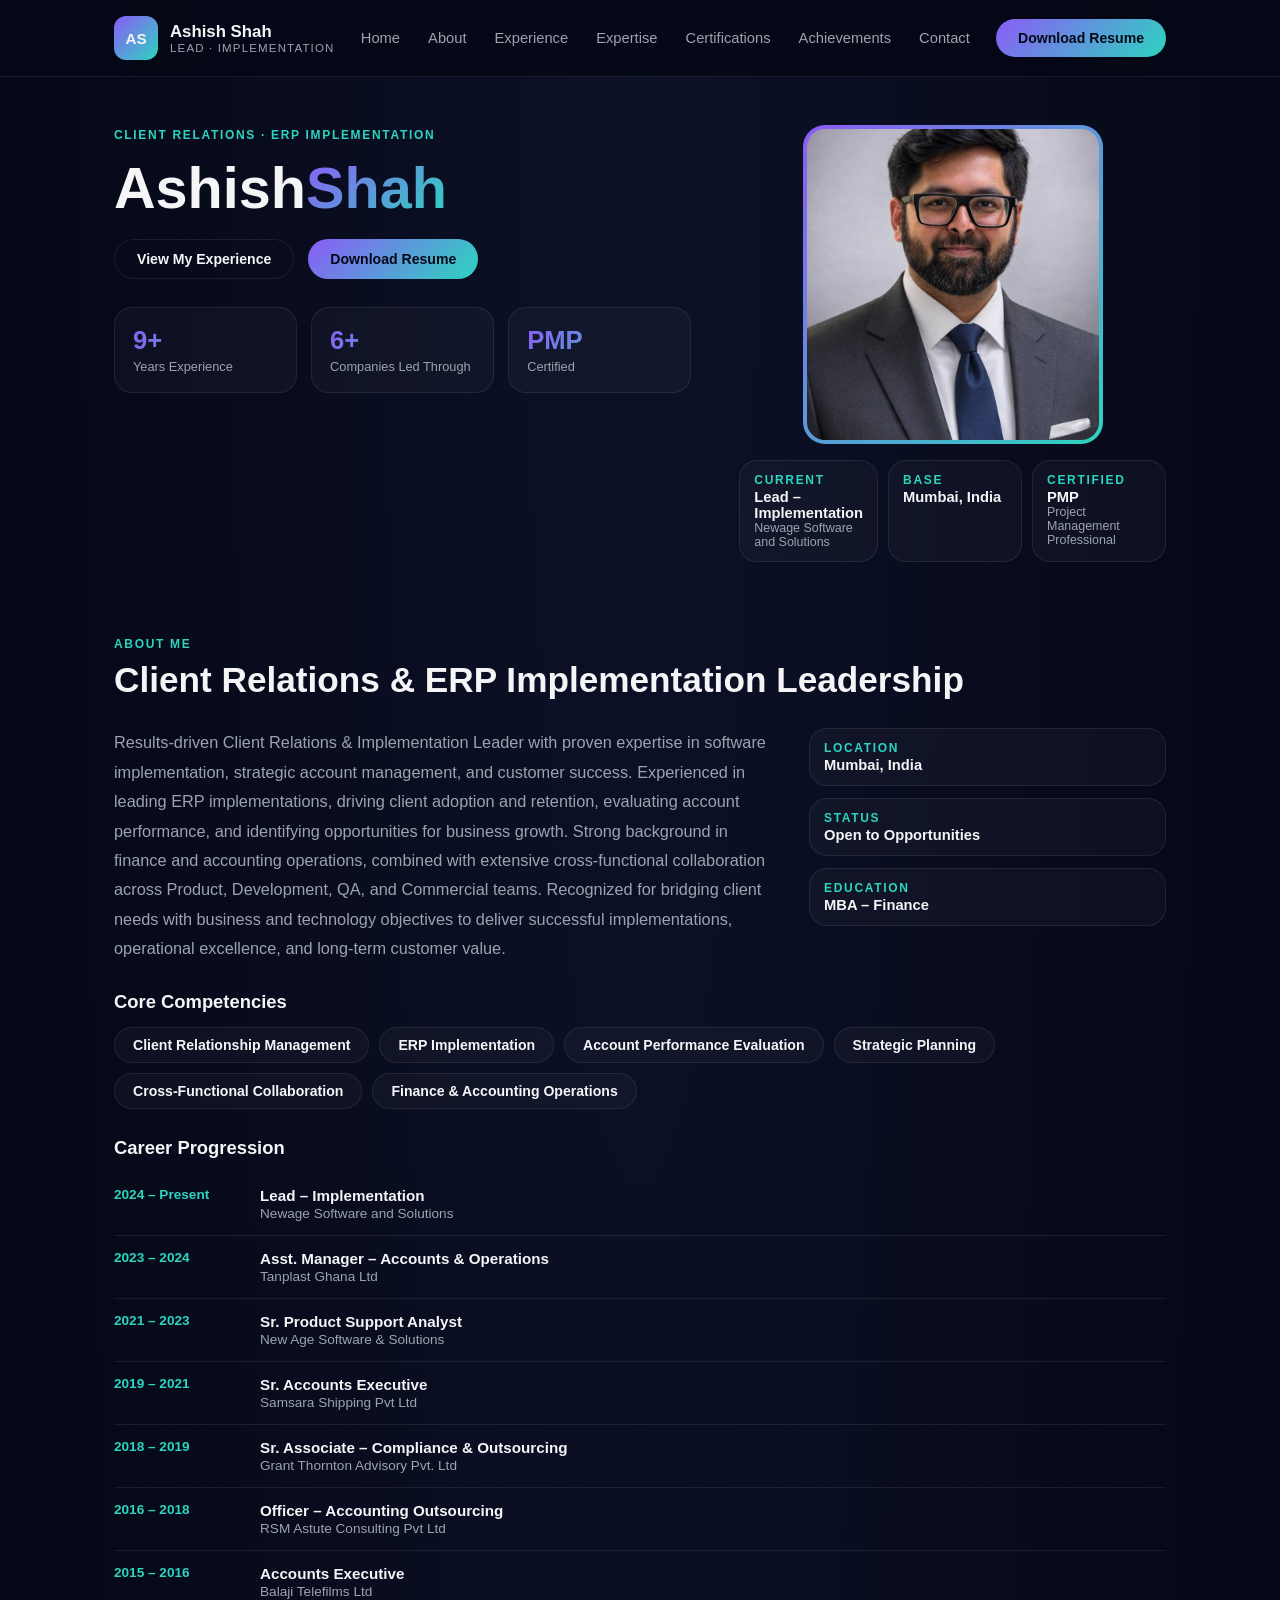
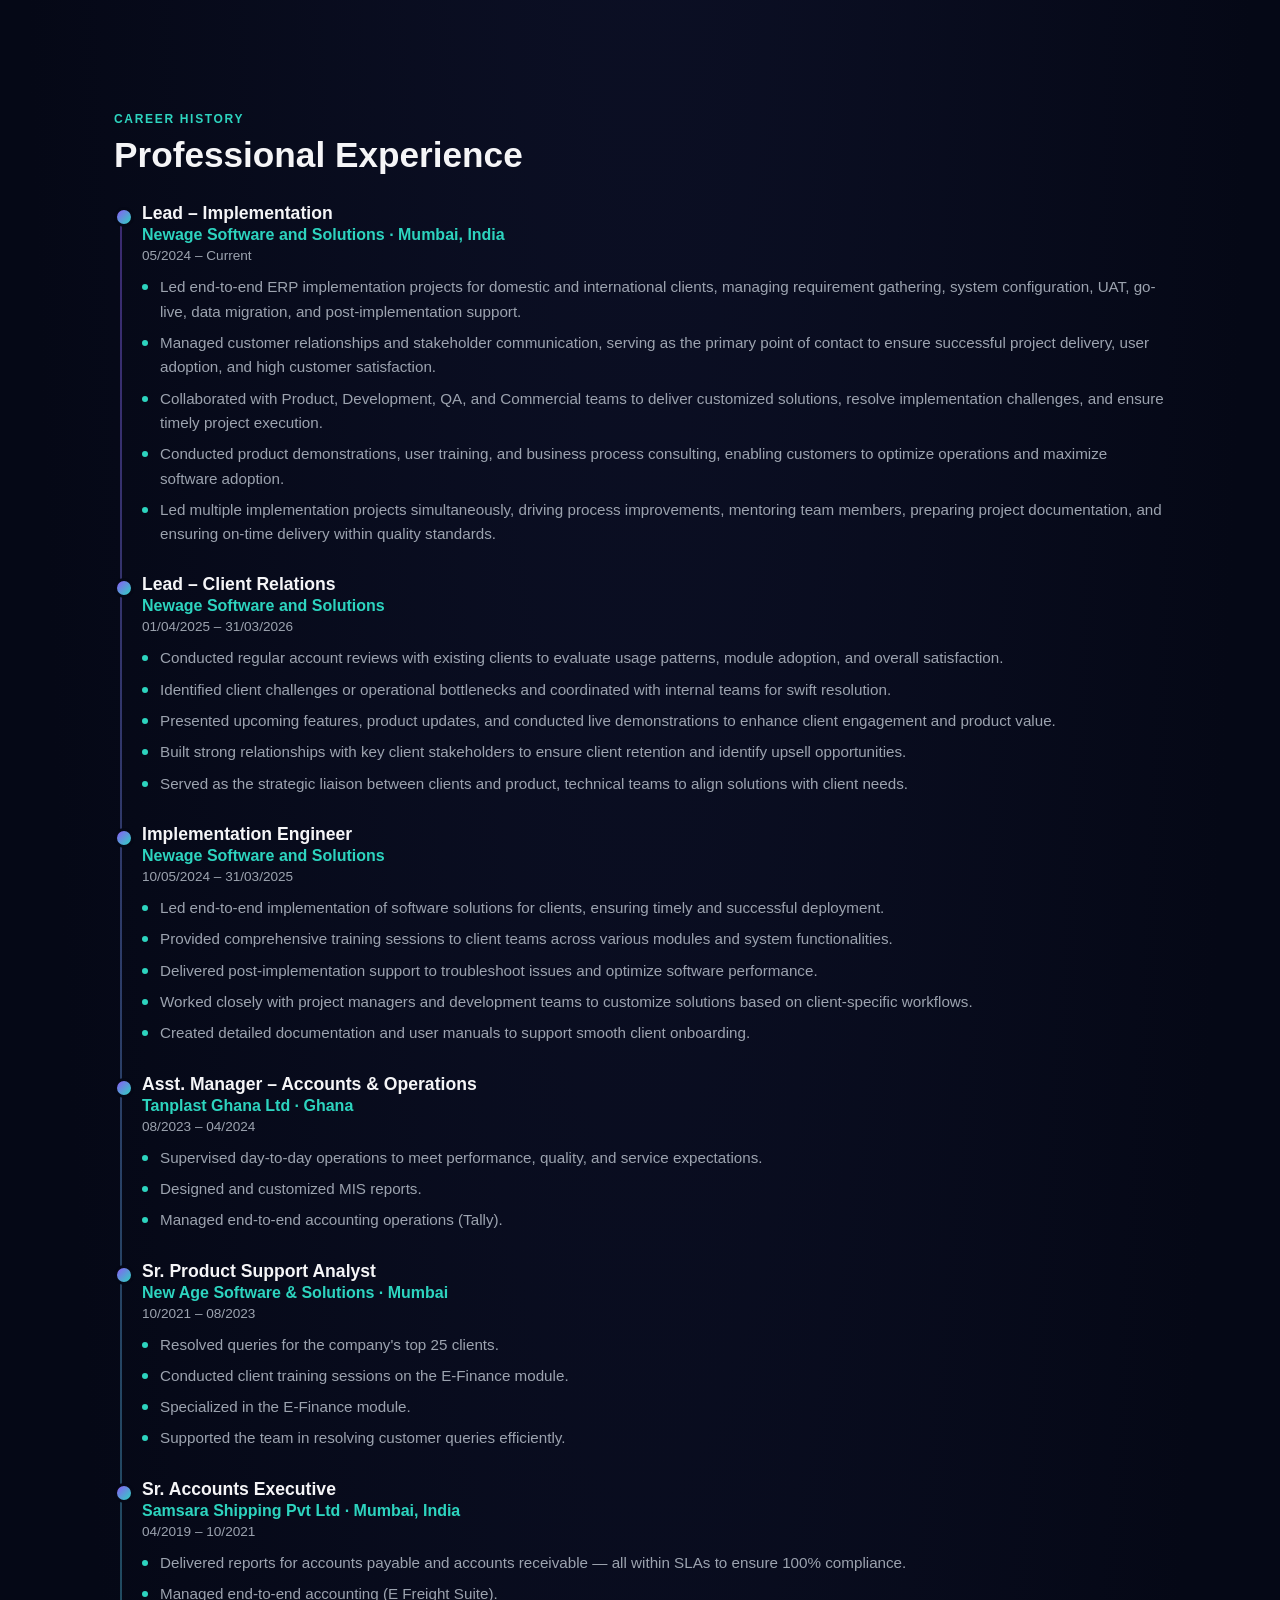
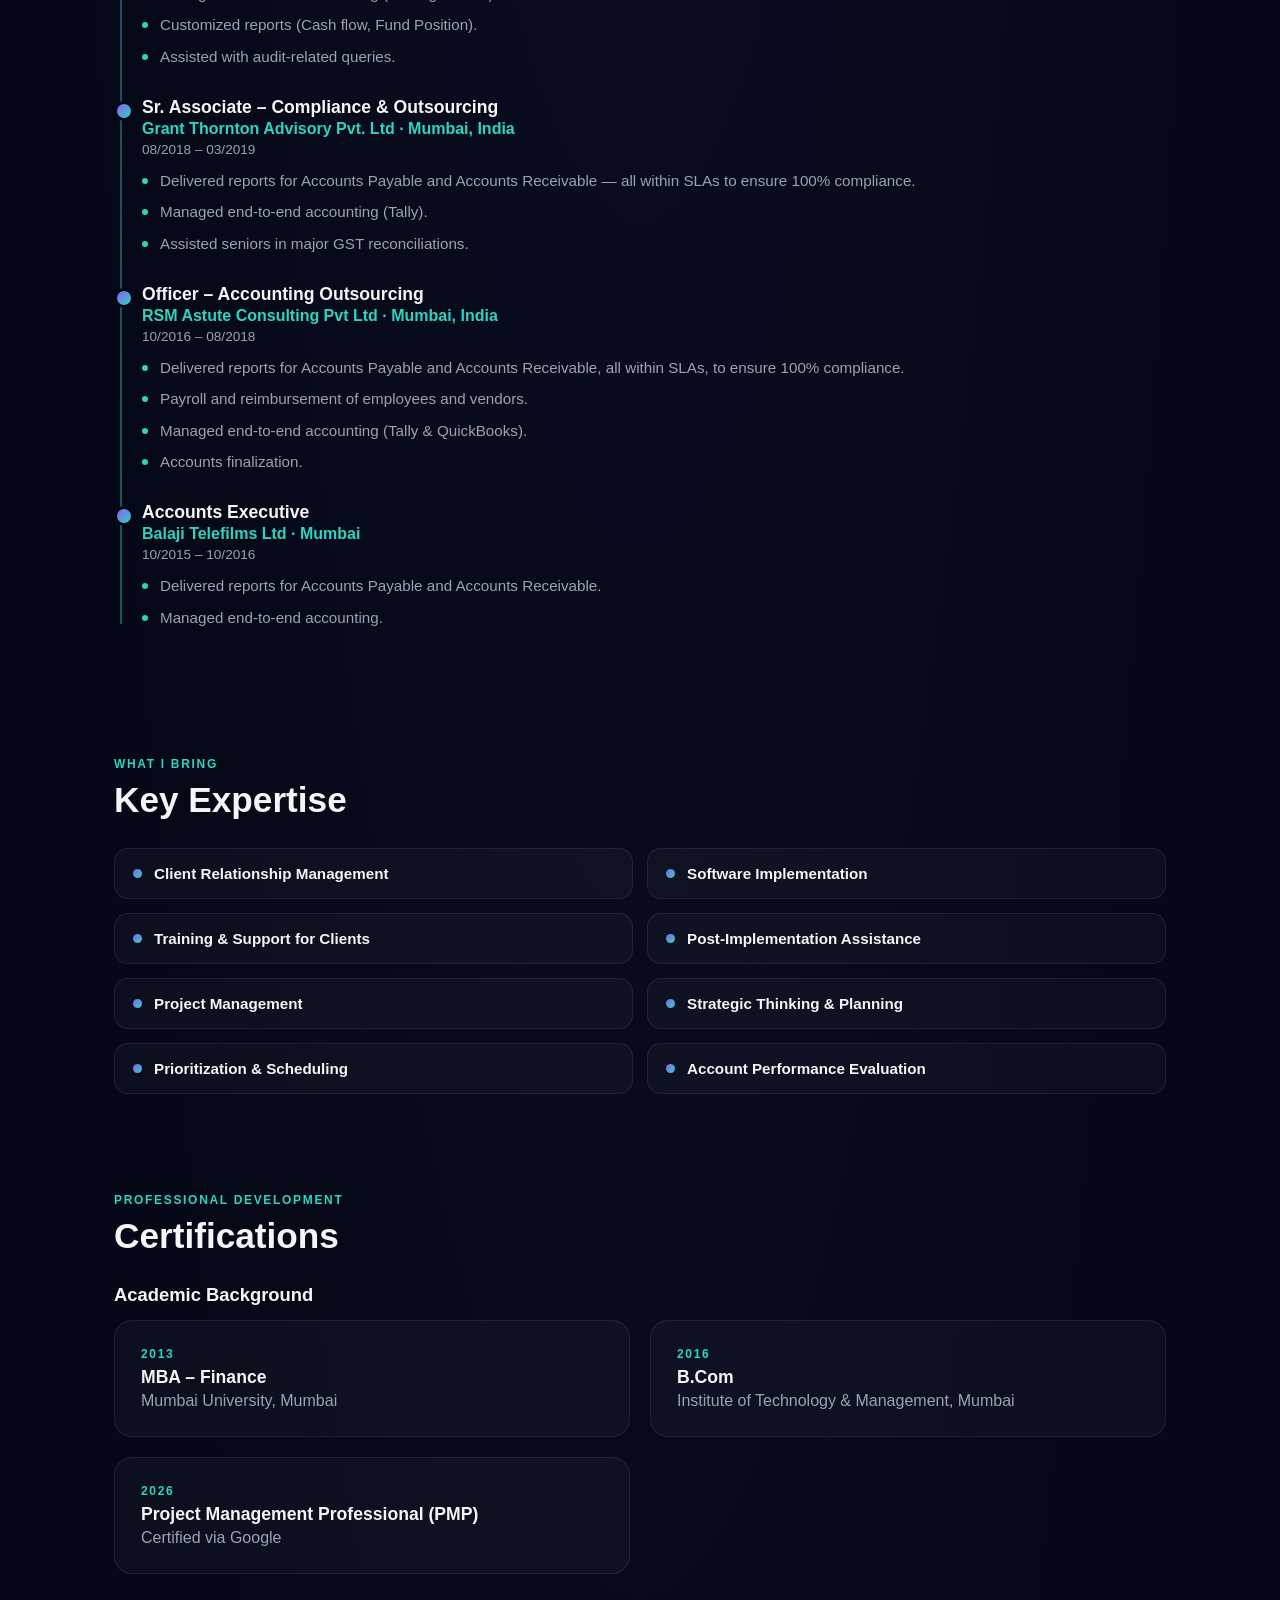
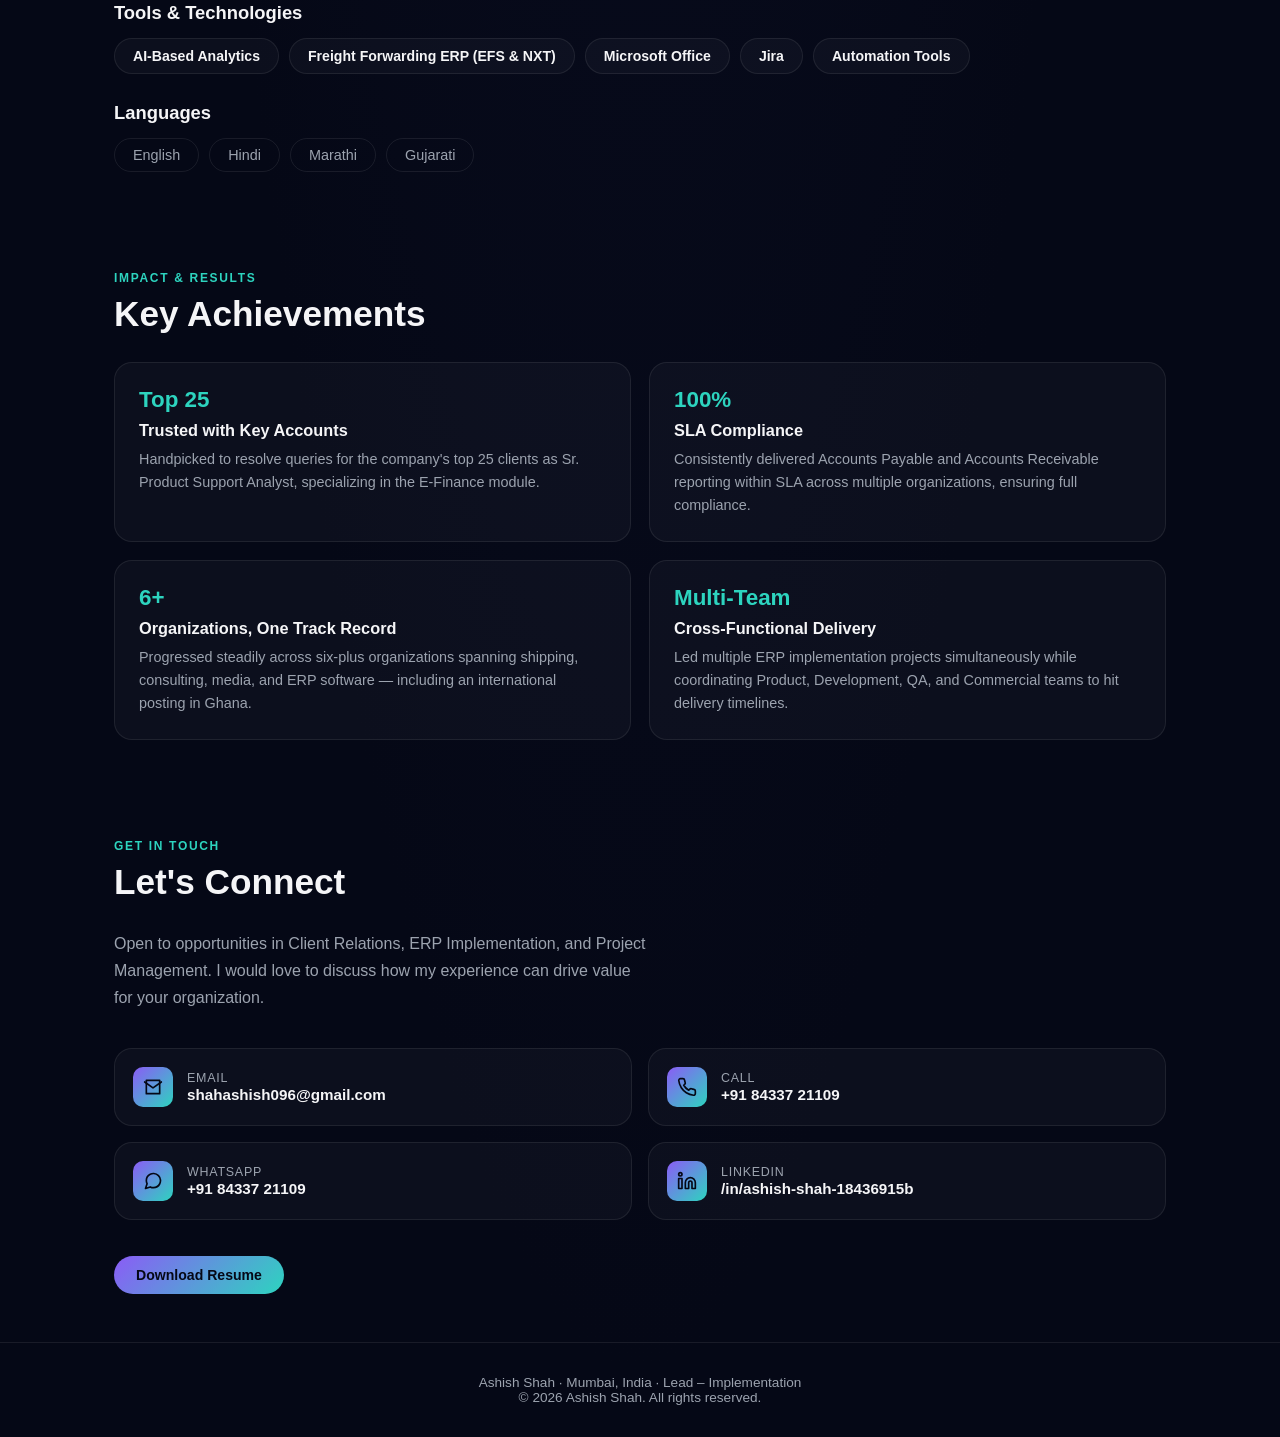
<file: index.html>
<!DOCTYPE html>
<html lang="en">
<head>
<meta charset="UTF-8" />
<meta name="viewport" content="width=device-width, initial-scale=1.0" />
<title>Ashish Shah — Lead, Implementation | ERP &amp; Client Relations</title>
<meta name="description" content="Ashish Shah — Lead, Implementation at Newage Software and Solutions. Client relations, ERP implementation, and project management leader based in Mumbai." />
<meta name="theme-color" content="#050816" />
<link rel="stylesheet" href="style.css" />
</head>
<body>

<header>
  <div class="nav-wrap">
    <a href="#home" class="brand">
      <div class="brand-badge">AS</div>
      <div class="brand-text">
        <div class="name">Ashish Shah</div>
        <div class="title">Lead · Implementation</div>
      </div>
    </a>

    <nav class="desktop-nav">
      <a href="#home">Home</a>
      <a href="#about">About</a>
      <a href="#experience">Experience</a>
      <a href="#expertise">Expertise</a>
      <a href="#certifications">Certifications</a>
      <a href="#achievements">Achievements</a>
      <a href="#contact">Contact</a>
    </nav>

    <a href="Ashish_Shah_Resume.pdf" download class="btn btn-primary desktop-only">Download Resume</a>

    <button class="menu-toggle" id="menuToggle" aria-label="Toggle menu"><span></span></button>
  </div>

  <div class="mobile-nav" id="mobileNav">
    <a href="#home">Home</a>
    <a href="#about">About</a>
    <a href="#experience">Experience</a>
    <a href="#expertise">Expertise</a>
    <a href="#certifications">Certifications</a>
    <a href="#achievements">Achievements</a>
    <a href="#contact">Contact</a>
    <a href="Ashish_Shah_Resume.pdf" download class="btn btn-primary">Download Resume</a>
  </div>
</header>

<main>

  <!-- HERO -->
  <section class="hero" id="home">
    <div class="container hero-grid">
      <div>
        <span class="eyebrow">Client Relations · ERP Implementation</span>
        <h1>Ashish<span class="grad">Shah</span></h1>
        <div class="hero-actions">
          <a href="#experience" class="btn btn-outline">View My Experience</a>
          <a href="Ashish_Shah_Resume.pdf" download class="btn btn-primary">Download Resume</a>
        </div>

        <div class="stat-row">
          <div class="stat-card">
            <div class="num">9+</div>
            <div class="label">Years Experience</div>
          </div>
          <div class="stat-card">
            <div class="num">6+</div>
            <div class="label">Companies Led Through</div>
          </div>
          <div class="stat-card">
            <div class="num">PMP</div>
            <div class="label">Certified</div>
          </div>
        </div>
      </div>

      <div>
        <div class="photo-frame">
          <img src="photo.png" alt="Portrait of Ashish Shah" />
        </div>
        <div class="info-cards">
          <div class="info-card">
            <div class="eyebrow">Current</div>
            <div class="val">Lead – Implementation</div>
            <div class="sub">Newage Software and Solutions</div>
          </div>
          <div class="info-card">
            <div class="eyebrow">Base</div>
            <div class="val">Mumbai, India</div>
          </div>
          <div class="info-card">
            <div class="eyebrow">Certified</div>
            <div class="val">PMP</div>
            <div class="sub">Project Management Professional</div>
          </div>
        </div>
      </div>
    </div>
  </section>

  <!-- ABOUT -->
  <section id="about">
    <div class="container">
      <span class="eyebrow">About Me</span>
      <h2>Client Relations &amp; ERP Implementation Leadership</h2>
      <div class="about-grid">
        <p>
          Results-driven Client Relations &amp; Implementation Leader with proven expertise in software
          implementation, strategic account management, and customer success. Experienced in leading ERP
          implementations, driving client adoption and retention, evaluating account performance, and
          identifying opportunities for business growth. Strong background in finance and accounting
          operations, combined with extensive cross-functional collaboration across Product, Development, QA,
          and Commercial teams. Recognized for bridging client needs with business and technology objectives
          to deliver successful implementations, operational excellence, and long-term customer value.
        </p>
        <div class="quick-facts">
          <div class="info-card">
            <div>
              <div class="eyebrow">Location</div>
              <div class="val">Mumbai, India</div>
            </div>
          </div>
          <div class="info-card">
            <div>
              <div class="eyebrow">Status</div>
              <div class="val">Open to Opportunities</div>
            </div>
          </div>
          <div class="info-card">
            <div>
              <div class="eyebrow">Education</div>
              <div class="val">MBA – Finance</div>
            </div>
          </div>
        </div>
      </div>

      <div class="about-sub">
        <h3>Core Competencies</h3>
        <div class="tag-row">
          <div class="tag-pill">Client Relationship Management</div>
          <div class="tag-pill">ERP Implementation</div>
          <div class="tag-pill">Account Performance Evaluation</div>
          <div class="tag-pill">Strategic Planning</div>
          <div class="tag-pill">Cross-Functional Collaboration</div>
          <div class="tag-pill">Finance &amp; Accounting Operations</div>
        </div>
      </div>

      <div class="about-sub">
        <h3>Career Progression</h3>
        <div class="progression-list">
          <div class="progression-row">
            <div class="yr">2024 – Present</div>
            <div>
              <div class="role">Lead – Implementation</div>
              <div class="co">Newage Software and Solutions</div>
            </div>
          </div>
          <div class="progression-row">
            <div class="yr">2023 – 2024</div>
            <div>
              <div class="role">Asst. Manager – Accounts &amp; Operations</div>
              <div class="co">Tanplast Ghana Ltd</div>
            </div>
          </div>
          <div class="progression-row">
            <div class="yr">2021 – 2023</div>
            <div>
              <div class="role">Sr. Product Support Analyst</div>
              <div class="co">New Age Software &amp; Solutions</div>
            </div>
          </div>
          <div class="progression-row">
            <div class="yr">2019 – 2021</div>
            <div>
              <div class="role">Sr. Accounts Executive</div>
              <div class="co">Samsara Shipping Pvt Ltd</div>
            </div>
          </div>
          <div class="progression-row">
            <div class="yr">2018 – 2019</div>
            <div>
              <div class="role">Sr. Associate – Compliance &amp; Outsourcing</div>
              <div class="co">Grant Thornton Advisory Pvt. Ltd</div>
            </div>
          </div>
          <div class="progression-row">
            <div class="yr">2016 – 2018</div>
            <div>
              <div class="role">Officer – Accounting Outsourcing</div>
              <div class="co">RSM Astute Consulting Pvt Ltd</div>
            </div>
          </div>
          <div class="progression-row">
            <div class="yr">2015 – 2016</div>
            <div>
              <div class="role">Accounts Executive</div>
              <div class="co">Balaji Telefilms Ltd</div>
            </div>
          </div>
        </div>
      </div>
    </div>
  </section>
  <section id="experience">
    <div class="container">
      <span class="eyebrow">Career History</span>
      <h2>Professional Experience</h2>

      <div class="timeline">

        <div class="timeline-item">
          <div class="role">Lead – Implementation</div>
          <div class="company">Newage Software and Solutions · Mumbai, India</div>
          <div class="meta">05/2024 – Current</div>
          <ul>
            <li>Led end-to-end ERP implementation projects for domestic and international clients, managing requirement gathering, system configuration, UAT, go-live, data migration, and post-implementation support.</li>
            <li>Managed customer relationships and stakeholder communication, serving as the primary point of contact to ensure successful project delivery, user adoption, and high customer satisfaction.</li>
            <li>Collaborated with Product, Development, QA, and Commercial teams to deliver customized solutions, resolve implementation challenges, and ensure timely project execution.</li>
            <li>Conducted product demonstrations, user training, and business process consulting, enabling customers to optimize operations and maximize software adoption.</li>
            <li>Led multiple implementation projects simultaneously, driving process improvements, mentoring team members, preparing project documentation, and ensuring on-time delivery within quality standards.</li>
          </ul>
        </div>

        <div class="timeline-item">
          <div class="role">Lead – Client Relations</div>
          <div class="company">Newage Software and Solutions</div>
          <div class="meta">01/04/2025 – 31/03/2026</div>
          <ul>
            <li>Conducted regular account reviews with existing clients to evaluate usage patterns, module adoption, and overall satisfaction.</li>
            <li>Identified client challenges or operational bottlenecks and coordinated with internal teams for swift resolution.</li>
            <li>Presented upcoming features, product updates, and conducted live demonstrations to enhance client engagement and product value.</li>
            <li>Built strong relationships with key client stakeholders to ensure client retention and identify upsell opportunities.</li>
            <li>Served as the strategic liaison between clients and product, technical teams to align solutions with client needs.</li>
          </ul>
        </div>

        <div class="timeline-item">
          <div class="role">Implementation Engineer</div>
          <div class="company">Newage Software and Solutions</div>
          <div class="meta">10/05/2024 – 31/03/2025</div>
          <ul>
            <li>Led end-to-end implementation of software solutions for clients, ensuring timely and successful deployment.</li>
            <li>Provided comprehensive training sessions to client teams across various modules and system functionalities.</li>
            <li>Delivered post-implementation support to troubleshoot issues and optimize software performance.</li>
            <li>Worked closely with project managers and development teams to customize solutions based on client-specific workflows.</li>
            <li>Created detailed documentation and user manuals to support smooth client onboarding.</li>
          </ul>
        </div>

        <div class="timeline-item">
          <div class="role">Asst. Manager – Accounts &amp; Operations</div>
          <div class="company">Tanplast Ghana Ltd · Ghana</div>
          <div class="meta">08/2023 – 04/2024</div>
          <ul>
            <li>Supervised day-to-day operations to meet performance, quality, and service expectations.</li>
            <li>Designed and customized MIS reports.</li>
            <li>Managed end-to-end accounting operations (Tally).</li>
          </ul>
        </div>

        <div class="timeline-item">
          <div class="role">Sr. Product Support Analyst</div>
          <div class="company">New Age Software &amp; Solutions · Mumbai</div>
          <div class="meta">10/2021 – 08/2023</div>
          <ul>
            <li>Resolved queries for the company's top 25 clients.</li>
            <li>Conducted client training sessions on the E-Finance module.</li>
            <li>Specialized in the E-Finance module.</li>
            <li>Supported the team in resolving customer queries efficiently.</li>
          </ul>
        </div>

        <div class="timeline-item">
          <div class="role">Sr. Accounts Executive</div>
          <div class="company">Samsara Shipping Pvt Ltd · Mumbai, India</div>
          <div class="meta">04/2019 – 10/2021</div>
          <ul>
            <li>Delivered reports for accounts payable and accounts receivable — all within SLAs to ensure 100% compliance.</li>
            <li>Managed end-to-end accounting (E Freight Suite).</li>
            <li>Customized reports (Cash flow, Fund Position).</li>
            <li>Assisted with audit-related queries.</li>
          </ul>
        </div>

        <div class="timeline-item">
          <div class="role">Sr. Associate – Compliance &amp; Outsourcing</div>
          <div class="company">Grant Thornton Advisory Pvt. Ltd · Mumbai, India</div>
          <div class="meta">08/2018 – 03/2019</div>
          <ul>
            <li>Delivered reports for Accounts Payable and Accounts Receivable — all within SLAs to ensure 100% compliance.</li>
            <li>Managed end-to-end accounting (Tally).</li>
            <li>Assisted seniors in major GST reconciliations.</li>
          </ul>
        </div>

        <div class="timeline-item">
          <div class="role">Officer – Accounting Outsourcing</div>
          <div class="company">RSM Astute Consulting Pvt Ltd · Mumbai, India</div>
          <div class="meta">10/2016 – 08/2018</div>
          <ul>
            <li>Delivered reports for Accounts Payable and Accounts Receivable, all within SLAs, to ensure 100% compliance.</li>
            <li>Payroll and reimbursement of employees and vendors.</li>
            <li>Managed end-to-end accounting (Tally &amp; QuickBooks).</li>
            <li>Accounts finalization.</li>
          </ul>
        </div>

        <div class="timeline-item">
          <div class="role">Accounts Executive</div>
          <div class="company">Balaji Telefilms Ltd · Mumbai</div>
          <div class="meta">10/2015 – 10/2016</div>
          <ul>
            <li>Delivered reports for Accounts Payable and Accounts Receivable.</li>
            <li>Managed end-to-end accounting.</li>
          </ul>
        </div>

      </div>
    </div>
  </section>

  <!-- EXPERTISE -->
  <section id="expertise">
    <div class="container">
      <span class="eyebrow">What I Bring</span>
      <h2>Key Expertise</h2>
      <div class="skills-grid">
        <div class="skill-chip"><span class="dot"></span>Client Relationship Management</div>
        <div class="skill-chip"><span class="dot"></span>Software Implementation</div>
        <div class="skill-chip"><span class="dot"></span>Training &amp; Support for Clients</div>
        <div class="skill-chip"><span class="dot"></span>Post-Implementation Assistance</div>
        <div class="skill-chip"><span class="dot"></span>Project Management</div>
        <div class="skill-chip"><span class="dot"></span>Strategic Thinking &amp; Planning</div>
        <div class="skill-chip"><span class="dot"></span>Prioritization &amp; Scheduling</div>
        <div class="skill-chip"><span class="dot"></span>Account Performance Evaluation</div>
      </div>
    </div>
  </section>

  <!-- CERTIFICATIONS -->
  <section id="certifications">
    <div class="container">
      <span class="eyebrow">Professional Development</span>
      <h2>Certifications</h2>

      <div class="about-sub" style="margin-top:0;">
        <h3>Academic Background</h3>
        <div class="two-col">
          <div class="card">
            <div class="eyebrow">2013</div>
            <div class="val" style="font-size:1.1rem;font-weight:700;margin-top:6px;">MBA – Finance</div>
            <div class="sub" style="color:var(--text-muted);margin-top:4px;">Mumbai University, Mumbai</div>
          </div>
          <div class="card">
            <div class="eyebrow">2016</div>
            <div class="val" style="font-size:1.1rem;font-weight:700;margin-top:6px;">B.Com</div>
            <div class="sub" style="color:var(--text-muted);margin-top:4px;">Institute of Technology &amp; Management, Mumbai</div>
          </div>
          <div class="card">
            <div class="eyebrow">2026</div>
            <div class="val" style="font-size:1.1rem;font-weight:700;margin-top:6px;">Project Management Professional (PMP)</div>
            <div class="sub" style="color:var(--text-muted);margin-top:4px;">Certified via Google</div>
          </div>
        </div>
      </div>

      <div class="about-sub">
        <h3>Tools &amp; Technologies</h3>
        <div class="tag-row">
          <div class="tag-pill">AI-Based Analytics</div>
          <div class="tag-pill">Freight Forwarding ERP (EFS &amp; NXT)</div>
          <div class="tag-pill">Microsoft Office</div>
          <div class="tag-pill">Jira</div>
          <div class="tag-pill">Automation Tools</div>
        </div>
      </div>

      <div class="about-sub">
        <h3>Languages</h3>
        <div class="lang-row">
          <div class="lang-pill">English</div>
          <div class="lang-pill">Hindi</div>
          <div class="lang-pill">Marathi</div>
          <div class="lang-pill">Gujarati</div>
        </div>
      </div>
    </div>
  </section>

  <!-- ACHIEVEMENTS -->
  <section id="achievements">
    <div class="container">
      <span class="eyebrow">Impact &amp; Results</span>
      <h2>Key Achievements</h2>
      <div class="achv-grid">
        <div class="achv-card">
          <span class="tag">Top 25</span>
          <h4>Trusted with Key Accounts</h4>
          <p>Handpicked to resolve queries for the company's top 25 clients as Sr. Product Support Analyst, specializing in the E-Finance module.</p>
        </div>
        <div class="achv-card">
          <span class="tag">100%</span>
          <h4>SLA Compliance</h4>
          <p>Consistently delivered Accounts Payable and Accounts Receivable reporting within SLA across multiple organizations, ensuring full compliance.</p>
        </div>
        <div class="achv-card">
          <span class="tag">6+</span>
          <h4>Organizations, One Track Record</h4>
          <p>Progressed steadily across six-plus organizations spanning shipping, consulting, media, and ERP software — including an international posting in Ghana.</p>
        </div>
        <div class="achv-card">
          <span class="tag">Multi-Team</span>
          <h4>Cross-Functional Delivery</h4>
          <p>Led multiple ERP implementation projects simultaneously while coordinating Product, Development, QA, and Commercial teams to hit delivery timelines.</p>
        </div>
      </div>
    </div>
  </section>

  <!-- CONTACT -->
  <section id="contact">
    <div class="container">
      <span class="eyebrow">Get In Touch</span>
      <h2>Let's Connect</h2>
      <p style="color:var(--text-muted);max-width:60ch;margin-bottom:36px;line-height:1.7;">
        Open to opportunities in Client Relations, ERP Implementation, and Project Management. I would love to
        discuss how my experience can drive value for your organization.
      </p>

      <div class="contact-grid">
        <a class="contact-btn" href="mailto:shahashish096@gmail.com">
          <div class="icon">
            <svg viewBox="0 0 24 24" stroke-width="2" stroke-linecap="round" stroke-linejoin="round"><path d="M4 4h16v16H4z"/><path d="m22 6-10 7L2 6"/></svg>
          </div>
          <div>
            <div class="label">Email</div>
            <div class="value">shahashish096@gmail.com</div>
          </div>
        </a>

        <a class="contact-btn" href="tel:+918433721109">
          <div class="icon">
            <svg viewBox="0 0 24 24" stroke-width="2" stroke-linecap="round" stroke-linejoin="round"><path d="M22 16.92v3a2 2 0 0 1-2.18 2 19.79 19.79 0 0 1-8.63-3.07 19.5 19.5 0 0 1-6-6 19.79 19.79 0 0 1-3.07-8.67A2 2 0 0 1 4.11 2h3a2 2 0 0 1 2 1.72c.127.96.361 1.903.7 2.81a2 2 0 0 1-.45 2.11L8.09 9.91a16 16 0 0 0 6 6l1.27-1.27a2 2 0 0 1 2.11-.45c.907.339 1.85.573 2.81.7A2 2 0 0 1 22 16.92z"/></svg>
          </div>
          <div>
            <div class="label">Call</div>
            <div class="value">+91 84337 21109</div>
          </div>
        </a>

        <a class="contact-btn" href="https://wa.me/918433721109" target="_blank" rel="noopener">
          <div class="icon">
            <svg viewBox="0 0 24 24" stroke-width="2" stroke-linecap="round" stroke-linejoin="round"><path d="M21 11.5a8.38 8.38 0 0 1-.9 3.8 8.5 8.5 0 0 1-7.6 4.7 8.38 8.38 0 0 1-3.8-.9L3 21l1.9-5.7a8.38 8.38 0 0 1-.9-3.8 8.5 8.5 0 0 1 4.7-7.6 8.38 8.38 0 0 1 3.8-.9h.5a8.48 8.48 0 0 1 8 8v.5z"/></svg>
          </div>
          <div>
            <div class="label">WhatsApp</div>
            <div class="value">+91 84337 21109</div>
          </div>
        </a>

        <a class="contact-btn" href="https://www.linkedin.com/in/ashish-shah-18436915b" target="_blank" rel="noopener">
          <div class="icon">
            <svg viewBox="0 0 24 24" stroke-width="2" stroke-linecap="round" stroke-linejoin="round"><path d="M16 8a6 6 0 0 1 6 6v7h-4v-7a2 2 0 0 0-2-2 2 2 0 0 0-2 2v7h-4v-7a6 6 0 0 1 6-6z"/><rect x="2" y="9" width="4" height="12"/><circle cx="4" cy="4" r="2"/></svg>
          </div>
          <div>
            <div class="label">LinkedIn</div>
            <div class="value">/in/ashish-shah-18436915b</div>
          </div>
        </a>
      </div>

      <div style="margin-top:36px;">
        <a href="Ashish_Shah_Resume.pdf" download class="btn btn-primary">Download Resume</a>
      </div>
    </div>
  </section>

</main>

<footer>
  <div class="container">
    Ashish Shah · Mumbai, India · Lead – Implementation<br />
    © <span id="year"></span> Ashish Shah. All rights reserved.
  </div>
</footer>

<script src="script.js"></script>
</body>
</html>
</file>
<file: style.css>
:root {
  --bg-top: #0d1128;
  --bg-bottom: #050816;
  --card-bg: rgba(255, 255, 255, 0.03);
  --card-border: rgba(255, 255, 255, 0.08);
  --purple: #8b5cf6;
  --teal: #2dd4bf;
  --text-main: #f5f5f7;
  --text-muted: #9ca3af;
  --gradient: linear-gradient(135deg, var(--purple), var(--teal));
  --radius: 18px;
}

* { box-sizing: border-box; margin: 0; padding: 0; }

html { scroll-behavior: smooth; }

body {
  font-family: 'Inter', -apple-system, BlinkMacSystemFont, 'Segoe UI', sans-serif;
  background: radial-gradient(ellipse at top, var(--bg-top), var(--bg-bottom) 70%);
  color: var(--text-main);
  min-height: 100vh;
  overflow-x: hidden;
}

a { color: inherit; text-decoration: none; }
ul { list-style: none; }
img { max-width: 100%; display: block; }

.container {
  max-width: 1100px;
  margin: 0 auto;
  padding: 0 24px;
}

.eyebrow {
  color: var(--teal);
  text-transform: uppercase;
  letter-spacing: 0.14em;
  font-size: 0.75rem;
  font-weight: 700;
}

/* ---------- Header ---------- */
header {
  position: sticky;
  top: 0;
  z-index: 100;
  background: rgba(5, 8, 22, 0.85);
  backdrop-filter: blur(10px);
  border-bottom: 1px solid var(--card-border);
}

.nav-wrap {
  display: flex;
  align-items: center;
  justify-content: space-between;
  padding: 16px 24px;
  max-width: 1100px;
  margin: 0 auto;
}

.brand {
  display: flex;
  align-items: center;
  gap: 12px;
}

.brand-badge {
  width: 44px;
  height: 44px;
  border-radius: 12px;
  background: var(--gradient);
  display: flex;
  align-items: center;
  justify-content: center;
  font-weight: 800;
  font-size: 0.95rem;
  flex-shrink: 0;
}

.brand-text .name { font-weight: 700; font-size: 1.05rem; line-height: 1.2; }
.brand-text .title {
  color: var(--text-muted);
  font-size: 0.72rem;
  letter-spacing: 0.1em;
  text-transform: uppercase;
}

nav.desktop-nav {
  display: flex;
  align-items: center;
  gap: 28px;
}

nav.desktop-nav a {
  font-size: 0.92rem;
  color: var(--text-muted);
  transition: color 0.2s;
}
nav.desktop-nav a:hover { color: var(--text-main); }

.btn {
  display: inline-flex;
  align-items: center;
  gap: 8px;
  padding: 11px 22px;
  border-radius: 999px;
  font-weight: 600;
  font-size: 0.88rem;
  border: none;
  cursor: pointer;
  transition: transform 0.2s, box-shadow 0.2s;
}
.btn-primary {
  background: var(--gradient);
  color: #050816;
}
.btn-primary:hover { transform: translateY(-2px); box-shadow: 0 10px 30px rgba(139, 92, 246, 0.35); }
.btn-outline {
  border: 1px solid var(--card-border);
  color: var(--text-main);
  background: transparent;
}
.btn-outline:hover { border-color: var(--teal); color: var(--teal); }

.menu-toggle {
  display: none;
  width: 48px;
  height: 48px;
  border-radius: 14px;
  border: 1px solid var(--card-border);
  background: var(--card-bg);
  align-items: center;
  justify-content: center;
  cursor: pointer;
}
.menu-toggle span,
.menu-toggle span::before,
.menu-toggle span::after {
  content: '';
  display: block;
  width: 20px;
  height: 2px;
  background: var(--text-main);
  position: relative;
  transition: all 0.25s;
}
.menu-toggle span::before { position: absolute; top: -7px; }
.menu-toggle span::after { position: absolute; top: 7px; }

.menu-toggle.open span { background: transparent; }
.menu-toggle.open span::before { transform: rotate(45deg); top: 0; }
.menu-toggle.open span::after { transform: rotate(-45deg); top: 0; }

.mobile-nav {
  display: none;
  flex-direction: column;
  gap: 4px;
  padding: 12px 24px 20px;
  border-top: 1px solid var(--card-border);
}
.mobile-nav.open { display: flex; }
.mobile-nav a {
  padding: 12px 4px;
  font-size: 1rem;
  color: var(--text-muted);
  border-bottom: 1px solid rgba(255,255,255,0.05);
}
.mobile-nav a:hover { color: var(--teal); }
.mobile-nav .btn { margin-top: 12px; justify-content: center; }

/* ---------- Hero ---------- */
.hero {
  padding: 48px 0 24px;
}
.hero-grid {
  display: grid;
  grid-template-columns: 1.15fr 0.85fr;
  gap: 48px;
  align-items: start;
}
.hero h1 {
  font-size: clamp(2.3rem, 5vw, 3.6rem);
  font-weight: 800;
  line-height: 1.08;
  margin: 14px 0 20px;
}
.hero h1 .grad {
  background: var(--gradient);
  -webkit-background-clip: text;
  background-clip: text;
  color: transparent;
}
.hero p.lead {
  color: var(--text-muted);
  font-size: 1.08rem;
  line-height: 1.7;
  max-width: 46ch;
  margin-bottom: 30px;
}
.hero-actions { display: flex; gap: 14px; flex-wrap: wrap; }

.photo-frame {
  position: relative;
  border-radius: 22px;
  padding: 4px;
  background: var(--gradient);
  max-width: 300px;
  margin: 0 auto;
}
.photo-frame img {
  border-radius: 18px;
  width: 100%;
  aspect-ratio: 3/3.2;
  object-fit: cover;
  background: #1a1a2e;
}

.stat-row {
  display: grid;
  grid-template-columns: repeat(3, 1fr);
  gap: 14px;
  margin-top: 28px;
}
.stat-card {
  background: var(--card-bg);
  border: 1px solid var(--card-border);
  border-radius: var(--radius);
  padding: 18px;
}
.stat-card .num {
  font-size: 1.6rem;
  font-weight: 800;
  background: var(--gradient);
  -webkit-background-clip: text;
  background-clip: text;
  color: transparent;
}
.stat-card .label { color: var(--text-muted); font-size: 0.8rem; margin-top: 4px; }

.info-cards {
  display: grid;
  grid-template-columns: repeat(3, 1fr);
  gap: 10px;
  margin-top: 16px;
}
.info-card {
  background: var(--card-bg);
  border: 1px solid var(--card-border);
  border-radius: var(--radius);
  padding: 12px 14px;
}
.info-card .val { font-weight: 700; font-size: 0.92rem; margin-top: 2px; }
.info-card .sub { color: var(--text-muted); font-size: 0.78rem; }

/* ---------- Section shared ---------- */
section { padding: 48px 0; }
section h2 {
  font-size: clamp(1.6rem, 3vw, 2.2rem);
  font-weight: 800;
  margin: 8px 0 28px;
}

.card {
  background: var(--card-bg);
  border: 1px solid var(--card-border);
  border-radius: var(--radius);
  padding: 26px;
}

/* About */
.about-grid {
  display: grid;
  grid-template-columns: 1.3fr 0.7fr;
  gap: 32px;
  align-items: start;
}
.about-grid p { color: var(--text-muted); line-height: 1.8; font-size: 1.02rem; }
.quick-facts { display: flex; flex-direction: column; gap: 12px; }
.quick-facts .info-card { display: flex; justify-content: space-between; align-items: center; }
.quick-facts .sub { text-align: right; }

/* Experience timeline */
.timeline { position: relative; padding-left: 28px; }
.timeline::before {
  content: '';
  position: absolute;
  left: 6px; top: 6px; bottom: 6px;
  width: 2px;
  background: linear-gradient(var(--purple), var(--teal));
  opacity: 0.4;
}
.timeline-item { position: relative; margin-bottom: 28px; }
.timeline-item::before {
  content: '';
  position: absolute;
  left: -28px; top: 4px;
  width: 14px; height: 14px;
  border-radius: 50%;
  background: var(--gradient);
  border: 3px solid var(--bg-bottom);
}
.timeline-item .role { font-weight: 700; font-size: 1.1rem; }
.timeline-item .company { color: var(--teal); font-weight: 600; margin-top: 2px; }
.timeline-item .meta { color: var(--text-muted); font-size: 0.85rem; margin: 4px 0 12px; }
.timeline-item ul { display: flex; flex-direction: column; gap: 7px; }
.timeline-item li { color: var(--text-muted); font-size: 0.95rem; line-height: 1.6; padding-left: 18px; position: relative; }
.timeline-item li::before {
  content: '';
  position: absolute; left: 0; top: 9px;
  width: 6px; height: 6px; border-radius: 50%;
  background: var(--teal);
}

/* Skills */
.skills-grid {
  display: grid;
  grid-template-columns: repeat(2, 1fr);
  gap: 14px;
}
.skill-chip {
  background: var(--card-bg);
  border: 1px solid var(--card-border);
  border-radius: 14px;
  padding: 16px 18px;
  font-weight: 600;
  font-size: 0.95rem;
  display: flex;
  align-items: center;
  gap: 12px;
}
.skill-chip .dot {
  width: 9px; height: 9px; border-radius: 50%;
  background: var(--gradient);
  flex-shrink: 0;
}

/* Education / Certifications */
.two-col {
  display: grid;
  grid-template-columns: 1fr 1fr;
  gap: 20px;
}

/* Languages */
.lang-row { display: flex; flex-wrap: wrap; gap: 10px; }
.lang-pill {
  border: 1px solid var(--card-border);
  border-radius: 999px;
  padding: 8px 18px;
  font-size: 0.9rem;
  color: var(--text-muted);
}

/* About subsections: competencies + progression */
.about-sub {
  margin-top: 28px;
}
.about-sub h3 {
  font-size: 1.15rem;
  font-weight: 700;
  margin-bottom: 14px;
}
.tag-row { display: flex; flex-wrap: wrap; gap: 10px; }
.tag-pill {
  border: 1px solid var(--card-border);
  background: var(--card-bg);
  border-radius: 999px;
  padding: 9px 18px;
  font-size: 0.88rem;
  font-weight: 600;
}
.progression-list { display: flex; flex-direction: column; gap: 0; }
.progression-row {
  display: grid;
  grid-template-columns: 130px 1fr;
  gap: 16px;
  padding: 14px 0;
  border-bottom: 1px solid var(--card-border);
}
.progression-row:last-child { border-bottom: none; }
.progression-row .yr { color: var(--teal); font-weight: 700; font-size: 0.85rem; }
.progression-row .role { font-weight: 700; font-size: 0.95rem; }
.progression-row .co { color: var(--text-muted); font-size: 0.85rem; margin-top: 2px; }

/* Achievements */
.achv-grid {
  display: grid;
  grid-template-columns: repeat(2, 1fr);
  gap: 18px;
}
.achv-card {
  background: var(--card-bg);
  border: 1px solid var(--card-border);
  border-radius: var(--radius);
  padding: 24px;
}
.achv-card .tag {
  color: var(--teal);
  font-weight: 800;
  font-size: 1.4rem;
  margin-bottom: 8px;
  display: block;
}
.achv-card h4 { font-size: 1.02rem; font-weight: 700; margin-bottom: 8px; }
.achv-card p { color: var(--text-muted); font-size: 0.9rem; line-height: 1.6; }

/* Contact */
.contact-grid {
  display: grid;
  grid-template-columns: repeat(2, 1fr);
  gap: 16px;
}
.contact-btn {
  display: flex;
  align-items: center;
  gap: 14px;
  padding: 18px;
  border-radius: var(--radius);
  border: 1px solid var(--card-border);
  background: var(--card-bg);
  transition: border-color 0.2s, transform 0.2s;
}
.contact-btn:hover { border-color: var(--teal); transform: translateY(-2px); }
.contact-btn .icon {
  width: 40px; height: 40px;
  border-radius: 10px;
  background: var(--gradient);
  display: flex; align-items: center; justify-content: center;
  flex-shrink: 0;
}
.contact-btn .icon svg { width: 20px; height: 20px; stroke: #050816; fill: none; }
.contact-btn .label { color: var(--text-muted); font-size: 0.78rem; text-transform: uppercase; letter-spacing: 0.06em; }
.contact-btn .value { font-weight: 700; font-size: 0.95rem; margin-top: 1px; word-break: break-word; }

/* Footer */
footer {
  border-top: 1px solid var(--card-border);
  padding: 32px 0;
  text-align: center;
  color: var(--text-muted);
  font-size: 0.85rem;
}

/* Responsive */
@media (max-width: 860px) {
  nav.desktop-nav, header .btn-primary.desktop-only { display: none; }
  .menu-toggle { display: flex; }
  .hero-grid { grid-template-columns: 1fr; }
  .photo-frame { max-width: 280px; }
  .info-cards { grid-template-columns: 1fr; }
  .about-grid { grid-template-columns: 1fr; }
  .skills-grid { grid-template-columns: 1fr; }
  .two-col { grid-template-columns: 1fr; }
  .contact-grid { grid-template-columns: 1fr; }
  .stat-row { grid-template-columns: 1fr; }
  .achv-grid { grid-template-columns: 1fr; }
  .progression-row { grid-template-columns: 90px 1fr; }
}
</file>
